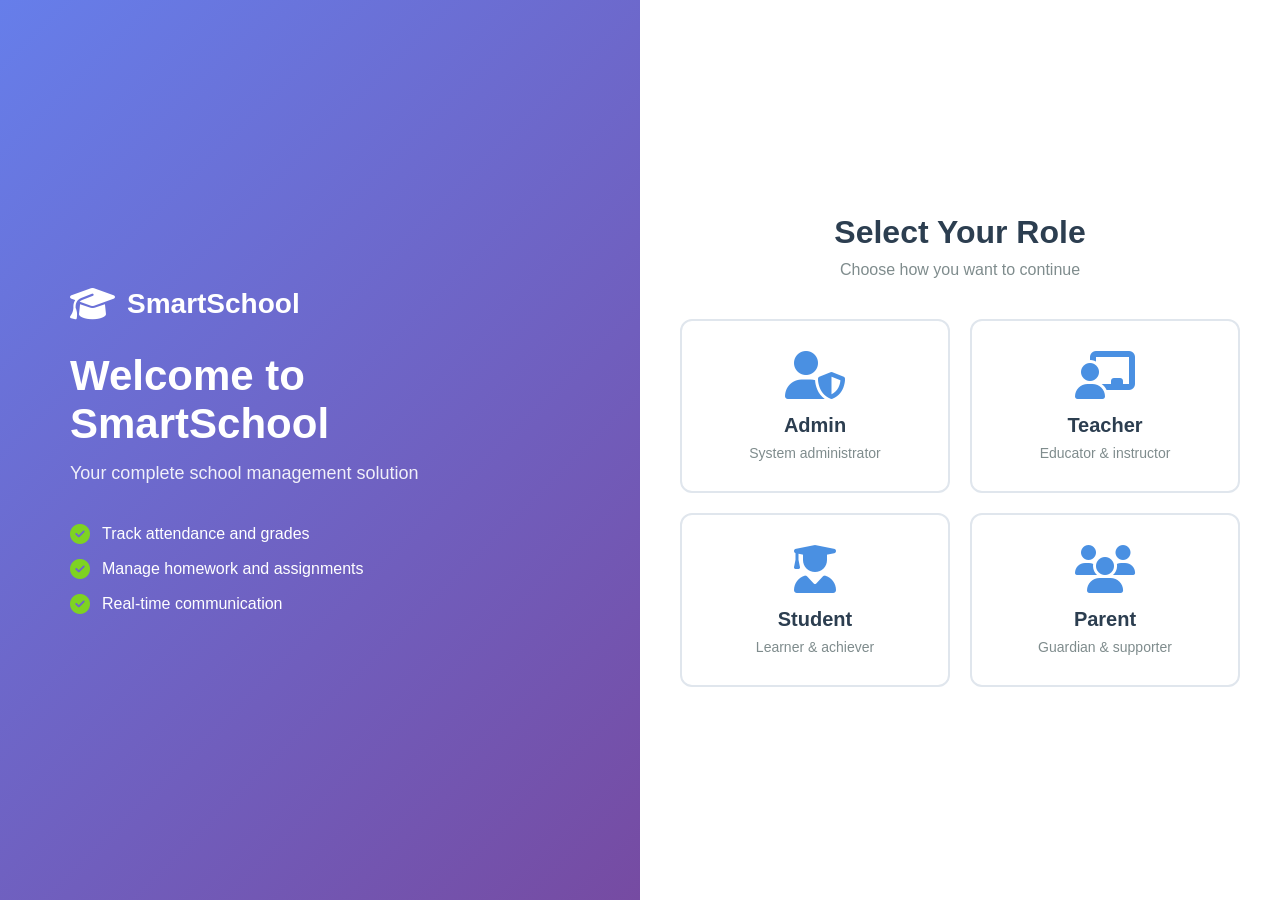
<file: index.html>
<!DOCTYPE html>
<html lang="en">
<head>
    <meta charset="UTF-8">
    <meta name="viewport" content="width=device-width, initial-scale=1.0">
    <title>SmartSchool - Login</title>
    <link rel="stylesheet" href="assets/css/style.css">
    <link rel="stylesheet" href="https://cdnjs.cloudflare.com/ajax/libs/font-awesome/6.4.0/css/all.min.css">
</head>
<body>
    <div class="login-container">
        <div class="login-left">
            <div class="branding">
                <div class="logo">
                    <i class="fas fa-graduation-cap"></i>
                    <span>SmartSchool</span>
                </div>
                <h1>Welcome to SmartSchool</h1>
                <p>Your complete school management solution</p>
                <div class="features">
                    <div class="feature">
                        <i class="fas fa-check-circle"></i>
                        <span>Track attendance and grades</span>
                    </div>
                    <div class="feature">
                        <i class="fas fa-check-circle"></i>
                        <span>Manage homework and assignments</span>
                    </div>
                    <div class="feature">
                        <i class="fas fa-check-circle"></i>
                        <span>Real-time communication</span>
                    </div>
                </div>
            </div>
        </div>
        
        <div class="login-right">
            <div class="role-selector" id="roleSelector">
                <h2>Select Your Role</h2>
                <p>Choose how you want to continue</p>
                <div class="role-cards">
                    <div class="role-card" onclick="selectRole('admin')">
                        <i class="fas fa-user-shield"></i>
                        <h3>Admin</h3>
                        <p>System administrator</p>
                    </div>
                    <div class="role-card" onclick="selectRole('teacher')">
                        <i class="fas fa-chalkboard-teacher"></i>
                        <h3>Teacher</h3>
                        <p>Educator & instructor</p>
                    </div>
                    <div class="role-card" onclick="selectRole('student')">
                        <i class="fas fa-user-graduate"></i>
                        <h3>Student</h3>
                        <p>Learner & achiever</p>
                    </div>
                    <div class="role-card" onclick="selectRole('parent')">
                        <i class="fas fa-users"></i>
                        <h3>Parent</h3>
                        <p>Guardian & supporter</p>
                    </div>
                </div>
            </div>

            <div class="auth-form" id="authForm" style="display: none;">
                <button class="back-btn" onclick="backToRoleSelection()">
                    <i class="fas fa-arrow-left"></i> Back
                </button>
                
                <div class="form-header">
                    <i class="fas fa-user-shield role-icon" id="roleIcon"></i>
                    <h2 id="formTitle">Admin Login</h2>
                    <p id="formSubtitle">Enter your credentials to continue</p>
                </div>

                <div class="alert" id="alertBox" style="display: none;"></div>

                <form id="loginForm">
                    <div class="form-group">
                        <label>Email Address</label>
                        <div class="input-group">
                            <i class="fas fa-envelope"></i>
                            <input type="email" name="email" placeholder="Enter your email" required>
                        </div>
                    </div>

                    <div class="form-group">
                        <label>Password</label>
                        <div class="input-group">
                            <i class="fas fa-lock"></i>
                            <input type="password" name="password" placeholder="Enter your password" required>
                        </div>
                    </div>

                    <button type="submit" class="btn-primary">
                        <span>Login</span>
                        <i class="fas fa-arrow-right"></i>
                    </button>
                </form>

                <form id="signupForm" style="display: none;">
                    <div class="form-group">
                        <label>Full Name</label>
                        <div class="input-group">
                            <i class="fas fa-user"></i>
                            <input type="text" name="name" placeholder="Enter your full name" required>
                        </div>
                    </div>

                    <div class="form-group">
                        <label>Email Address</label>
                        <div class="input-group">
                            <i class="fas fa-envelope"></i>
                            <input type="email" name="email" placeholder="Enter your email" required>
                        </div>
                    </div>

                    <div class="form-group">
                        <label>Phone Number</label>
                        <div class="input-group">
                            <i class="fas fa-phone"></i>
                            <input type="tel" name="phone" placeholder="Enter your phone number" required>
                        </div>
                    </div>

                    <div class="form-group">
                        <label>Password</label>
                        <div class="input-group">
                            <i class="fas fa-lock"></i>
                            <input type="password" name="password" placeholder="Create a password" required>
                        </div>
                    </div>

                    <button type="submit" class="btn-primary">
                        <span>Sign Up</span>
                        <i class="fas fa-arrow-right"></i>
                    </button>
                </form>

                <div class="form-footer" id="formFooter">
                    <p>Don't have an account? <a href="#" onclick="toggleForm(); return false;">Sign Up</a></p>
                </div>
            </div>
        </div>
    </div>

    <script src="assets/js/login.js"></script>
</body>
</html>
</file>
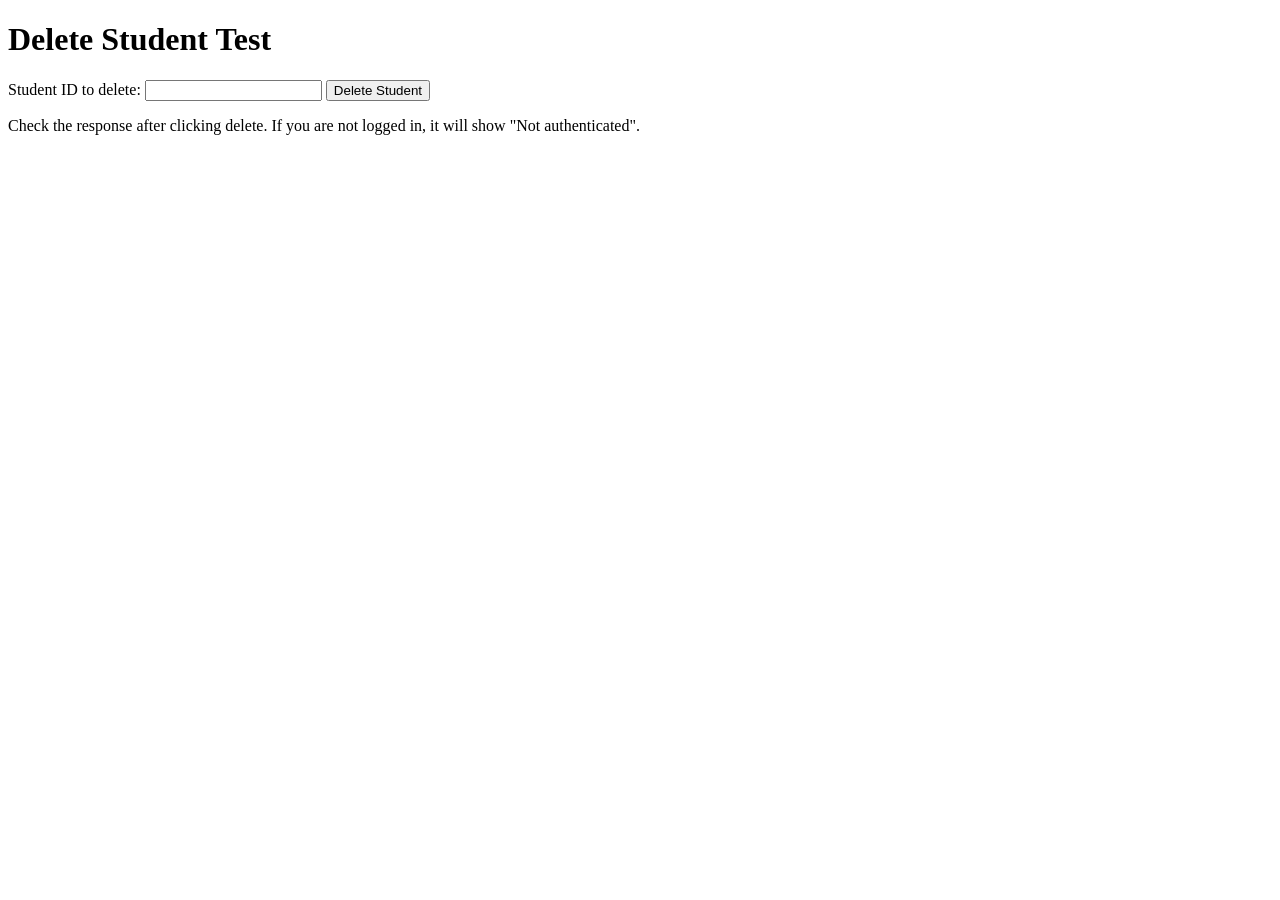
<file: test_delete_form.html>
<!DOCTYPE html>
<html>
<body>
    <h1>Delete Student Test</h1>
    <form action="api/students.php" method="POST">
        <input type="hidden" name="action" value="delete_student">
        <label>Student ID to delete:</label>
        <input type="number" name="id" required>
        <button type="submit">Delete Student</button>
    </form>
    <p>Check the response after clicking delete. If you are not logged in, it will show "Not authenticated".</p>
</body>
</html>
</file>
<file: assets/css/style.css>
* {
    margin: 0;
    padding: 0;
    box-sizing: border-box;
}

:root {
    --primary-color: #4A90E2;
    --secondary-color: #7ED321;
    --success-color: #27AE60;
    --danger-color: #E74C3C;
    --warning-color: #F39C12;
    --dark-color: #2C3E50;
    --light-gray: #F5F7FA;
    --border-color: #E0E6ED;
    --text-primary: #2C3E50;
    --text-secondary: #7F8C8D;
}

body {
    font-family: 'Segoe UI', Tahoma, Geneva, Verdana, sans-serif;
    background: linear-gradient(135deg, #667eea 0%, #764ba2 100%);
    min-height: 100vh;
    color: var(--text-primary);
}

/* Login Page Styles */
.login-container {
    display: flex;
    min-height: 100vh;
}

.login-left {
    flex: 1;
    background: linear-gradient(135deg, #667eea 0%, #764ba2 100%);
    display: flex;
    align-items: center;
    justify-content: center;
    padding: 40px;
    color: white;
}

.branding {
    max-width: 500px;
}

.logo {
    display: flex;
    align-items: center;
    gap: 12px;
    font-size: 28px;
    font-weight: bold;
    margin-bottom: 30px;
}

.logo i {
    font-size: 36px;
}

.branding h1 {
    font-size: 42px;
    margin-bottom: 15px;
}

.branding > p {
    font-size: 18px;
    margin-bottom: 40px;
    opacity: 0.9;
}

.features {
    display: flex;
    flex-direction: column;
    gap: 15px;
}

.feature {
    display: flex;
    align-items: center;
    gap: 12px;
    font-size: 16px;
}

.feature i {
    color: var(--secondary-color);
    font-size: 20px;
}

.login-right {
    flex: 1;
    background: white;
    display: flex;
    align-items: center;
    justify-content: center;
    padding: 40px;
}

.role-selector {
    max-width: 600px;
    width: 100%;
    text-align: center;
}

.role-selector h2 {
    font-size: 32px;
    margin-bottom: 10px;
    color: var(--text-primary);
}

.role-selector > p {
    color: var(--text-secondary);
    margin-bottom: 40px;
}

.role-cards {
    display: grid;
    grid-template-columns: repeat(2, 1fr);
    gap: 20px;
}

.role-card {
    background: white;
    border: 2px solid var(--border-color);
    border-radius: 12px;
    padding: 30px 20px;
    cursor: pointer;
    transition: all 0.3s ease;
}

.role-card:hover {
    border-color: var(--primary-color);
    transform: translateY(-5px);
    box-shadow: 0 10px 30px rgba(0, 0, 0, 0.1);
}

.role-card i {
    font-size: 48px;
    color: var(--primary-color);
    margin-bottom: 15px;
}

.role-card h3 {
    font-size: 20px;
    margin-bottom: 8px;
    color: var(--text-primary);
}

.role-card p {
    color: var(--text-secondary);
    font-size: 14px;
}

.auth-form {
    max-width: 450px;
    width: 100%;
}

.back-btn {
    background: none;
    border: none;
    color: var(--text-secondary);
    font-size: 14px;
    cursor: pointer;
    margin-bottom: 20px;
    display: flex;
    align-items: center;
    gap: 8px;
    transition: color 0.3s;
}

.back-btn:hover {
    color: var(--primary-color);
}

.form-header {
    text-align: center;
    margin-bottom: 30px;
}

.role-icon {
    font-size: 48px;
    color: var(--primary-color);
    margin-bottom: 15px;
}

.form-header h2 {
    font-size: 28px;
    margin-bottom: 8px;
    color: var(--text-primary);
}

.form-header p {
    color: var(--text-secondary);
}

.alert {
    padding: 12px 16px;
    border-radius: 8px;
    margin-bottom: 20px;
    font-size: 14px;
}

.alert.success {
    background: #d4edda;
    color: #155724;
    border: 1px solid #c3e6cb;
}

.alert.error {
    background: #f8d7da;
    color: #721c24;
    border: 1px solid #f5c6cb;
}

.form-group {
    margin-bottom: 20px;
}

.form-group label {
    display: block;
    margin-bottom: 8px;
    font-weight: 500;
    color: var(--text-primary);
}

.input-group {
    position: relative;
    display: flex;
    align-items: center;
}

.input-group i {
    position: absolute;
    left: 15px;
    color: var(--text-secondary);
}

.input-group input {
    width: 100%;
    padding: 12px 15px 12px 45px;
    border: 2px solid var(--border-color);
    border-radius: 8px;
    font-size: 14px;
    transition: border-color 0.3s;
}

.input-group input:focus {
    outline: none;
    border-color: var(--primary-color);
}

.btn-primary {
    width: 100%;
    background: var(--primary-color);
    color: white;
    border: none;
    padding: 14px 20px;
    border-radius: 8px;
    font-size: 16px;
    font-weight: 600;
    cursor: pointer;
    display: flex;
    align-items: center;
    justify-content: center;
    gap: 10px;
    transition: background 0.3s;
}

.btn-primary:hover {
    background: #3a7bc8;
}

.form-footer {
    text-align: center;
    margin-top: 20px;
    color: var(--text-secondary);
}

.form-footer a {
    color: var(--primary-color);
    text-decoration: none;
    font-weight: 600;
}

.form-footer a:hover {
    text-decoration: underline;
}

/* Dashboard Styles */
.dashboard {
    display: flex;
    min-height: 100vh;
    background: var(--light-gray);
}

.sidebar {
    width: 260px;
    background: white;
    box-shadow: 2px 0 10px rgba(0, 0, 0, 0.05);
    display: flex;
    flex-direction: column;
}

.sidebar-header {
    padding: 20px;
    border-bottom: 1px solid var(--border-color);
}

.sidebar-header .logo {
    display: flex;
    align-items: center;
    gap: 10px;
    font-size: 20px;
    font-weight: bold;
    color: var(--primary-color);
}

.sidebar-header .logo i {
    font-size: 28px;
}

.sidebar-menu {
    flex: 1;
    padding: 20px 0;
}

.menu-item {
    padding: 12px 20px;
    display: flex;
    align-items: center;
    gap: 12px;
    color: var(--text-secondary);
    text-decoration: none;
    transition: all 0.3s;
    cursor: pointer;
    border-left: 3px solid transparent;
}

.menu-item:hover {
    background: var(--light-gray);
    color: var(--primary-color);
}

.menu-item.active {
    background: #E8F4FD;
    color: var(--primary-color);
    border-left-color: var(--primary-color);
    font-weight: 600;
}

.menu-item i {
    font-size: 18px;
    width: 20px;
}

.menu-item .badge {
    margin-left: auto;
    background: var(--danger-color);
    color: white;
    padding: 2px 8px;
    border-radius: 12px;
    font-size: 11px;
}

.sidebar-footer {
    padding: 20px;
    border-top: 1px solid var(--border-color);
    display: none; /* Hidden - no upgrade card */
}

.main-content {
    flex: 1;
    display: flex;
    flex-direction: column;
}

.top-bar {
    background: white;
    padding: 20px 30px;
    box-shadow: 0 2px 10px rgba(0, 0, 0, 0.05);
    display: flex;
    align-items: center;
    justify-content: space-between;
}

.search-bar {
    display: flex;
    align-items: center;
    background: var(--light-gray);
    padding: 10px 15px;
    border-radius: 8px;
    width: 350px;
}

.search-bar i {
    color: var(--text-secondary);
    margin-right: 10px;
}

.search-bar input {
    border: none;
    background: none;
    outline: none;
    width: 100%;
    font-size: 14px;
}

.top-bar-right {
    display: flex;
    align-items: center;
    gap: 20px;
}

.icon-btn {
    background: var(--light-gray);
    border: none;
    width: 40px;
    height: 40px;
    border-radius: 8px;
    display: flex;
    align-items: center;
    justify-content: center;
    cursor: pointer;
    position: relative;
    transition: background 0.3s;
}

.icon-btn:hover {
    background: var(--border-color);
}

.icon-btn i {
    color: var(--text-secondary);
    font-size: 18px;
}

.icon-btn .notification-badge {
    position: absolute;
    top: -5px;
    right: -5px;
    background: var(--danger-color);
    color: white;
    width: 18px;
    height: 18px;
    border-radius: 50%;
    font-size: 10px;
    display: flex;
    align-items: center;
    justify-content: center;
    font-weight: bold;
}

.user-profile {
    display: flex;
    align-items: center;
    gap: 12px;
    cursor: pointer;
}

.user-avatar {
    width: 40px;
    height: 40px;
    border-radius: 50%;
    background: var(--primary-color);
    display: flex;
    align-items: center;
    justify-content: center;
    color: white;
    font-weight: bold;
}

.user-info h4 {
    font-size: 14px;
    margin-bottom: 2px;
}

.user-info p {
    font-size: 12px;
    color: var(--text-secondary);
}

.content-area {
    padding: 30px;
    flex: 1;
    overflow-y: auto;
}

.welcome-section h1 {
    font-size: 28px;
    margin-bottom: 8px;
    color: var(--text-primary);
}

.welcome-section p {
    color: var(--text-secondary);
    margin-bottom: 30px;
}

.stats-grid {
    display: grid;
    grid-template-columns: repeat(auto-fit, minmax(250px, 1fr));
    gap: 20px;
    margin-bottom: 30px;
}

.stat-card {
    background: white;
    padding: 25px;
    border-radius: 12px;
    box-shadow: 0 2px 10px rgba(0, 0, 0, 0.05);
    display: flex;
    flex-direction: column;
}

.stat-header {
    display: flex;
    justify-content: space-between;
    align-items: flex-start;
    margin-bottom: 15px;
}

.stat-title {
    font-size: 14px;
    color: var(--text-secondary);
    font-weight: 500;
}

.stat-icon {
    width: 40px;
    height: 40px;
    border-radius: 8px;
    display: flex;
    align-items: center;
    justify-content: center;
    background: var(--light-gray);
}

.stat-icon i {
    font-size: 20px;
    color: var(--text-secondary);
}

.stat-value {
    font-size: 32px;
    font-weight: bold;
    color: var(--text-primary);
    margin-bottom: 8px;
}

.stat-change {
    font-size: 13px;
    display: flex;
    align-items: center;
    gap: 5px;
}

.stat-change.positive {
    color: var(--success-color);
}

.stat-change.negative {
    color: var(--danger-color);
}

.content-grid {
    display: grid;
    grid-template-columns: 1fr 1fr;
    gap: 20px;
    margin-bottom: 30px;
}

.card {
    background: white;
    border-radius: 12px;
    padding: 20px;
    box-shadow: 0 2px 10px rgba(0, 0, 0, 0.05);
    max-height: 400px; /* Limit chart height */
}

.card canvas {
    max-height: 250px !important; /* Smaller charts */
}

.card-header {
    display: flex;
    justify-content: space-between;
    align-items: center;
    margin-bottom: 20px;
}

.card-header h3 {
    font-size: 18px;
    color: var(--text-primary);
}

.card-header button {
    background: none;
    border: none;
    color: var(--primary-color);
    font-size: 13px;
    cursor: pointer;
    font-weight: 600;
}

.progress-item {
    margin-bottom: 20px;
}

.progress-header {
    display: flex;
    justify-content: space-between;
    margin-bottom: 8px;
}

.progress-header span:first-child {
    font-size: 14px;
    color: var(--text-primary);
}

.progress-header span:last-child {
    font-size: 13px;
    color: var(--text-secondary);
    font-weight: 600;
}

.progress-bar {
    height: 8px;
    background: var(--light-gray);
    border-radius: 4px;
    overflow: hidden;
}

.progress-fill {
    height: 100%;
    background: var(--primary-color);
    border-radius: 4px;
    transition: width 0.3s;
}

.event-item {
    display: flex;
    justify-content: space-between;
    align-items: center;
    padding: 15px;
    border-bottom: 1px solid var(--border-color);
}

.event-item:last-child {
    border-bottom: none;
}

.event-info h4 {
    font-size: 14px;
    margin-bottom: 4px;
    color: var(--text-primary);
}

.event-info p {
    font-size: 12px;
    color: var(--text-secondary);
}

.event-status {
    padding: 6px 12px;
    border-radius: 6px;
    font-size: 12px;
    font-weight: 600;
}

.event-status.scheduled {
    background: #E8F4FD;
    color: var(--primary-color);
}

.event-status.next-week {
    background: #FFF4E5;
    color: var(--warning-color);
}

.event-status.overdue {
    background: #FFE5E5;
    color: var(--danger-color);
}

.schedule-item {
    display: flex;
    justify-content: space-between;
    align-items: center;
    padding: 15px;
    border-bottom: 1px solid var(--border-color);
}

.schedule-item:last-child {
    border-bottom: none;
}

.schedule-info h4 {
    font-size: 14px;
    margin-bottom: 4px;
    color: var(--text-primary);
}

.schedule-info p {
    font-size: 12px;
    color: var(--text-secondary);
}

.grade-item {
    display: flex;
    justify-content: space-between;
    align-items: center;
    padding: 15px;
    border-bottom: 1px solid var(--border-color);
}

.grade-item:last-child {
    border-bottom: none;
}

.grade-info h4 {
    font-size: 14px;
    margin-bottom: 4px;
    color: var(--text-primary);
}

.grade-info p {
    font-size: 12px;
    color: var(--text-secondary);
}

.grade-badge {
    padding: 6px 12px;
    border-radius: 6px;
    font-weight: bold;
    font-size: 13px;
}

.grade-badge.a {
    background: #D4EDDA;
    color: #155724;
}

.grade-badge.b {
    background: #D1ECF1;
    color: #0C5460;
}

.submission-item {
    display: flex;
    justify-content: space-between;
    align-items: center;
    padding: 15px;
    border-bottom: 1px solid var(--border-color);
}

.submission-item:last-child {
    border-bottom: none;
}

.submission-info h4 {
    font-size: 14px;
    margin-bottom: 4px;
    color: var(--text-primary);
}

.submission-info p {
    font-size: 12px;
    color: var(--text-secondary);
}

.submission-status {
    padding: 6px 12px;
    border-radius: 6px;
    font-size: 12px;
    font-weight: 600;
}

.submission-status.submitted {
    background: #D4EDDA;
    color: #155724;
}

.submission-status.late {
    background: #FFE5E5;
    color: var(--danger-color);
}

@media (max-width: 1024px) {
    .login-left {
        display: none;
    }
    
    .content-grid {
        grid-template-columns: 1fr;
    }
}

@media (max-width: 768px) {
    .sidebar {
        position: fixed;
        left: -260px;
        top: 0;
        bottom: 0;
        z-index: 1000;
        transition: left 0.3s;
    }
    
    .sidebar.active {
        left: 0;
    }
    
    .stats-grid {
        grid-template-columns: 1fr;
    }
    
    .role-cards {
        grid-template-columns: 1fr;
    }
}
</file>
